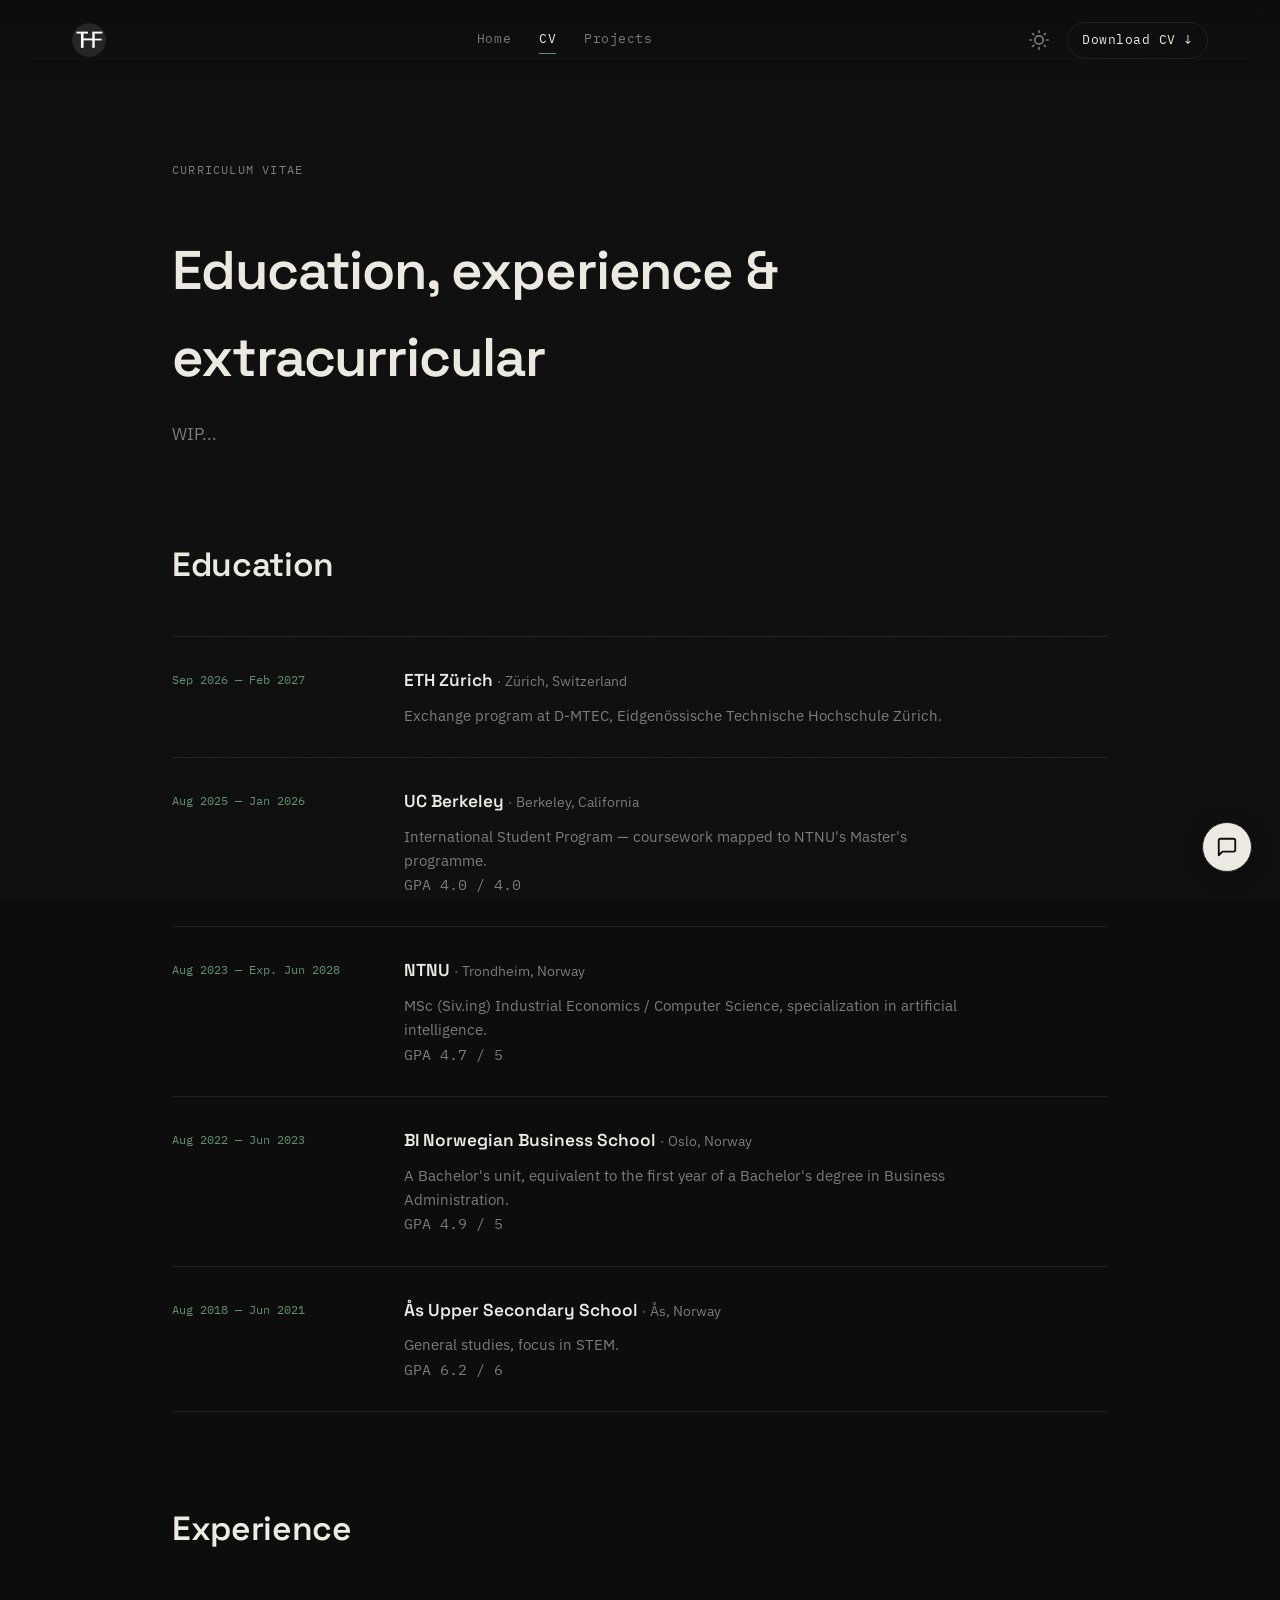
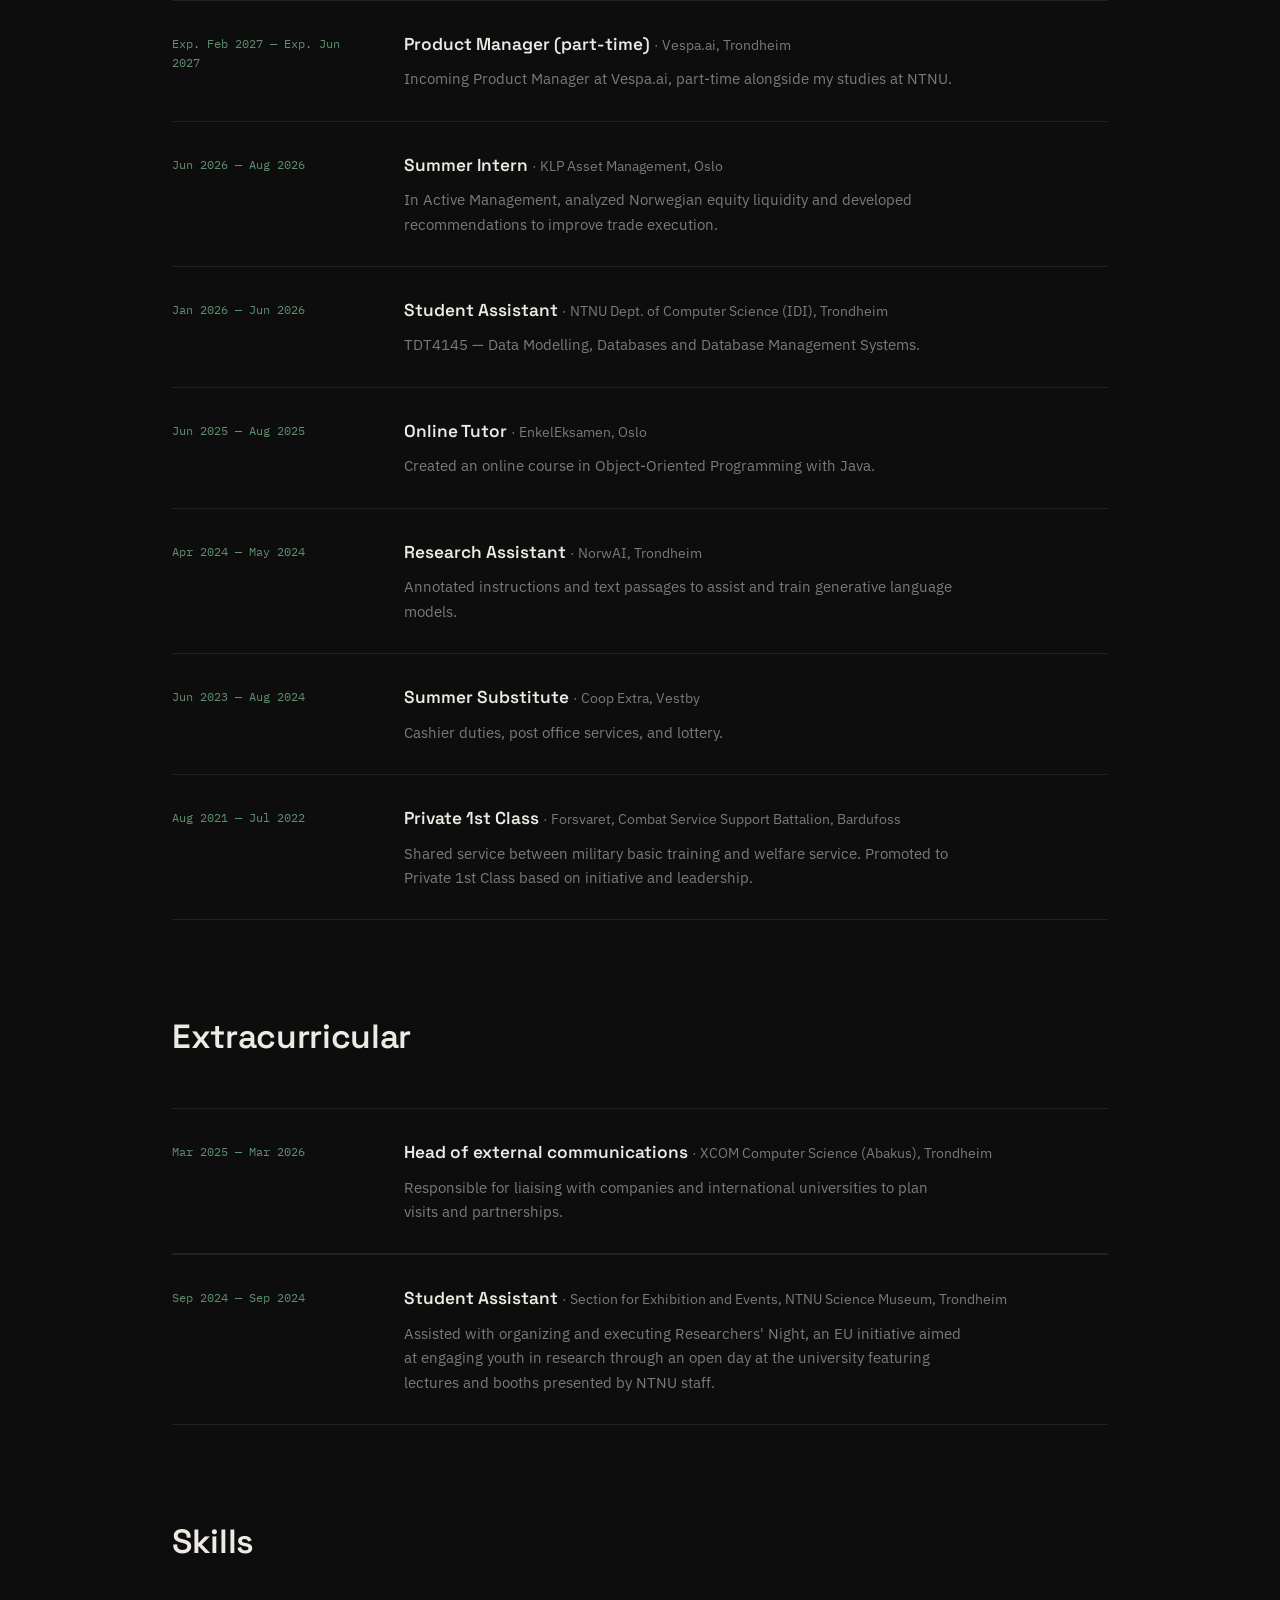
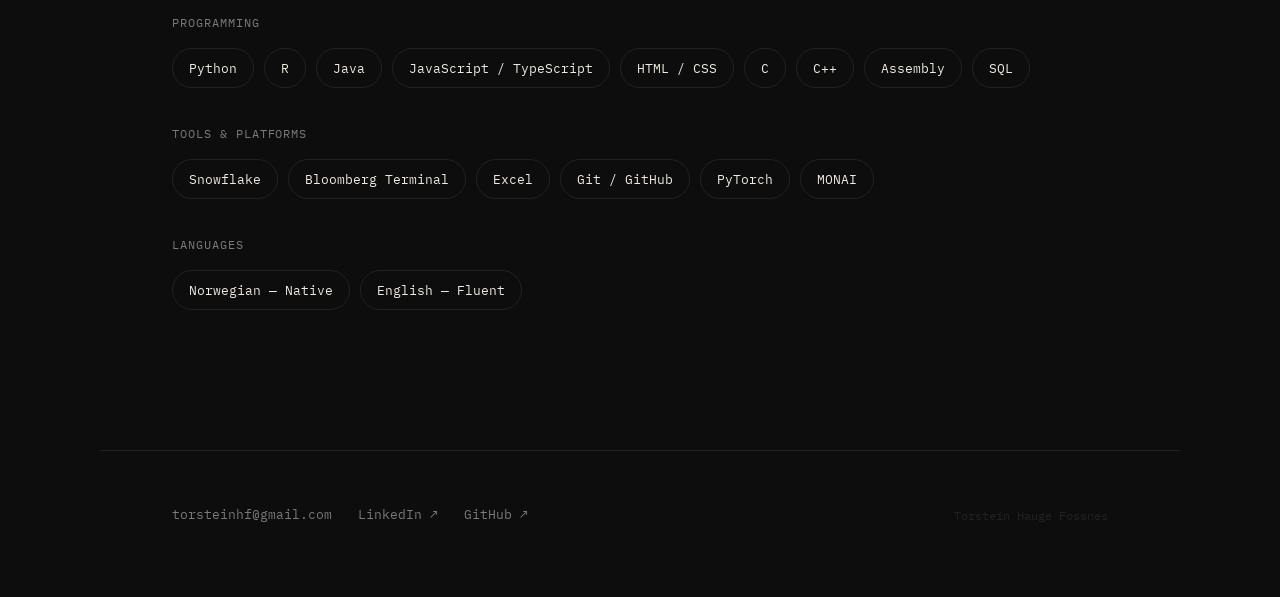
<file: cv/index.html>
<!DOCTYPE html>
<html lang="en">
<head>
<meta charset="UTF-8">
<meta name="viewport" content="width=device-width, initial-scale=1.0">
<title>CV — Torstein Hauge Fossnes</title>
<meta name="description" content="Education, experience, and technical skills for Torstein Hauge Fossnes.">
<link rel="preconnect" href="https://fonts.googleapis.com">
<link rel="preconnect" href="https://fonts.gstatic.com" crossorigin>
<link href="https://fonts.googleapis.com/css2?family=Space+Grotesk:wght@400;500;600;700&family=IBM+Plex+Sans:wght@400;500;600&family=IBM+Plex+Mono:wght@400;500&display=swap" rel="stylesheet">
<link rel="icon" type="image/x-icon" href="/favicon.ico">
<link rel="icon" type="image/png" href="/apple-touch-icon.png">
<link rel="apple-touch-icon" href="/apple-touch-icon.png">
<link rel="stylesheet" href="/style.css">
</head>
<body>

<div class="grain"></div>

<header class="nav">
  <a class="nav__mark" href="/" aria-label="Home">
    <img src="/apple-touch-icon.png" alt="THF" width="34" height="34">
  </a>
  <nav class="nav__links">
    <a href="/">Home</a>
    <a href="/cv/" class="is-active">CV</a>
    <a href="/projects/">Projects</a>
  </nav>
  <div class="nav__right">
    <button class="nav__theme" id="theme-toggle" aria-label="Toggle theme"></button>
    <a class="nav__cv" href="/torstein-hauge-fossnes-cv.pdf" target="_blank" rel="noopener">Download CV ↓</a>
  </div>
</header>

<main>

  <div class="page-header">
    <p class="eyebrow reveal">CURRICULUM VITAE</p>
    <h1 class="page-header__title reveal">Education, experience &amp; extracurricular</h1>
    <p class="page-header__lead reveal">WIP...</p>
  </div>

  <!-- EDUCATION -->
  <section class="section" id="education">
    <h2 class="section__title reveal">Education</h2>
    <ol class="timeline">
      <li class="timeline__item reveal">
        <p class="timeline__date">Sep 2026 — Feb 2027</p>
        <div class="timeline__body">
          <h3>ETH Zürich <span>· Zürich, Switzerland</span></h3>
          <p>Exchange program at D-MTEC, Eidgenössische Technische Hochschule Zürich.</p>
        </div>
      </li>
      <li class="timeline__item reveal">
        <p class="timeline__date">Aug 2025 — Jan 2026</p>
        <div class="timeline__body">
          <h3>UC Berkeley <span>· Berkeley, California</span></h3>
          <p>International Student Program — coursework mapped to NTNU's Master's programme.</p>
          <p class="timeline__gpa">GPA 4.0 / 4.0</p>
        </div>
      </li>
      <li class="timeline__item reveal">
        <p class="timeline__date">Aug 2023 — Exp. Jun 2028</p>
        <div class="timeline__body">
          <h3>NTNU <span>· Trondheim, Norway</span></h3>
          <p>MSc (Siv.ing) Industrial Economics / Computer Science, specialization in artificial intelligence.</p>
          <p class="timeline__gpa">GPA 4.7 / 5</p>
        </div>
      </li>
      <li class="timeline__item reveal">
        <p class="timeline__date">Aug 2022 — Jun 2023</p>
        <div class="timeline__body">
          <h3>BI Norwegian Business School <span>· Oslo, Norway</span></h3>
          <p>A Bachelor's unit, equivalent to the first year of a Bachelor's degree in Business Administration.</p>
          <p class="timeline__gpa">GPA 4.9 / 5</p>
        </div>
      </li>
      <li class="timeline__item reveal">
        <p class="timeline__date">Aug 2018 — Jun 2021</p>
        <div class="timeline__body">
          <h3>Ås Upper Secondary School <span>· Ås, Norway</span></h3>
          <p>General studies, focus in STEM.</p>
          <p class="timeline__gpa">GPA 6.2 / 6</p>
        </div>
      </li>
    </ol>
  </section>

  <!-- EXPERIENCE -->
  <section class="section" id="experience">
    <h2 class="section__title reveal">Experience</h2>

    <ol class="timeline">
      <li class="timeline__item reveal">
        <p class="timeline__date">Exp. Feb 2027 — Exp. Jun 2027</p>
        <div class="timeline__body">
          <h3>Product Manager (part-time) <span>· Vespa.ai, Trondheim</span></h3>
          <p>Incoming Product Manager at Vespa.ai, part-time alongside my studies at NTNU.</p>
        </div>
      </li>
      <li class="timeline__item reveal">
        <p class="timeline__date">Jun 2026 — Aug 2026</p>
        <div class="timeline__body">
          <h3>Summer Intern <span>· KLP Asset Management, Oslo</span></h3>
          <p>In Active Management, analyzed Norwegian equity liquidity and developed recommendations to improve trade execution.</p>
        </div>
      </li>
      <li class="timeline__item reveal">
        <p class="timeline__date">Jan 2026 — Jun 2026</p>
        <div class="timeline__body">
          <h3>Student Assistant <span>· NTNU Dept. of Computer Science (IDI), Trondheim</span></h3>
          <p>TDT4145 — Data Modelling, Databases and Database Management Systems.</p>
        </div>
      </li>
      <li class="timeline__item reveal">
        <p class="timeline__date">Jun 2025 — Aug 2025</p>
        <div class="timeline__body">
          <h3>Online Tutor <span>· EnkelEksamen, Oslo</span></h3>
          <p>Created an online course in Object-Oriented Programming with Java.</p>
        </div>
      </li>
      <li class="timeline__item reveal">
        <p class="timeline__date">Apr 2024 — May 2024</p>
        <div class="timeline__body">
          <h3>Research Assistant <span>· NorwAI, Trondheim</span></h3>
          <p>Annotated instructions and text passages to assist and train generative language models.</p>
        </div>
      </li>
      <li class="timeline__item reveal">
        <p class="timeline__date">Jun 2023 — Aug 2024</p>
        <div class="timeline__body">
          <h3>Summer Substitute <span>· Coop Extra, Vestby</span></h3>
          <p>Cashier duties, post office services, and lottery.</p>
        </div>
      </li>
      <li class="timeline__item reveal">
        <p class="timeline__date">Aug 2021 — Jul 2022</p>
        <div class="timeline__body">
          <h3>Private 1st Class <span>· Forsvaret, Combat Service Support Battalion, Bardufoss</span></h3>
          <p>Shared service between military basic training and welfare service. Promoted to Private 1st Class based on initiative and leadership.</p>
        </div>
      </li>
    </ol>
  </section>

  <!-- EXTRACURRICULAR -->
  <section class="section" id="experience">
    <h2 class="section__title reveal">Extracurricular</h2>
    <ol class="timeline">
      <li class="timeline__item reveal">
        <p class="timeline__date">Mar 2025 — Mar 2026</p>
        <div class="timeline__body">
          <h3>Head of external communications <span>· XCOM Computer Science (Abakus), Trondheim</span></h3>
          <p>Responsible for liaising with companies and international universities to plan visits and partnerships.</p>
        </div>
      </li>
    </ol>
    <ol class="timeline">
      <li class="timeline__item reveal">
        <p class="timeline__date">Sep 2024 — Sep 2024</p>
        <div class="timeline__body">
          <h3>Student Assistant <span>· Section for Exhibition and Events, NTNU Science Museum, Trondheim</span></h3>
          <p>Assisted with organizing and executing Researchers' Night, an EU initiative aimed at engaging youth in research through an open day at the university featuring lectures and booths presented by NTNU staff.</p>
        </div>
      </li>
    </ol>
  </section>

  <!-- SKILLS -->
  <section class="section" id="skills">
    <h2 class="section__title reveal">Skills</h2>
    <div class="skills reveal">
      <div class="skills__group">
        <h3>Programming</h3>
        <div class="tags">
          <span class="tag">Python</span>
          <span class="tag">R</span>
          <span class="tag">Java</span>
          <span class="tag">JavaScript / TypeScript</span>
          <span class="tag">HTML / CSS</span>
          <span class="tag">C</span>
          <span class="tag">C++</span>
          <span class="tag">Assembly</span>
          <span class="tag">SQL</span>
        </div>
      </div>
      <div class="skills__group">
        <h3>Tools & Platforms</h3>
        <div class="tags">
          <span class="tag">Snowflake</span>
          <span class="tag">Bloomberg Terminal</span>
          <span class="tag">Excel</span>
          <span class="tag">Git / GitHub</span>
          <span class="tag">PyTorch</span>
          <span class="tag">MONAI</span>
        </div>
      </div>
      <div class="skills__group">
        <h3>Languages</h3>
        <div class="tags">
          <span class="tag">Norwegian — Native</span>
          <span class="tag">English — Fluent</span>
        </div>
      </div>
    </div>
  </section>

</main>

<footer class="site-footer">
  <div class="site-footer__links">
    <a href="mailto:torsteinhf@gmail.com">torsteinhf@gmail.com</a>
    <a href="https://www.linkedin.com/in/torstein-hauge-fossnes" target="_blank" rel="noopener">LinkedIn ↗</a>
    <a href="https://www.github.com/torsteinhf" target="_blank" rel="noopener">GitHub ↗</a>
  </div>
  <p class="site-footer__note">Torstein Hauge Fossnes</p>
</footer>

<script src="/script.js"></script>
<script src="/chat.js"></script>
</body>
</html>
</file>
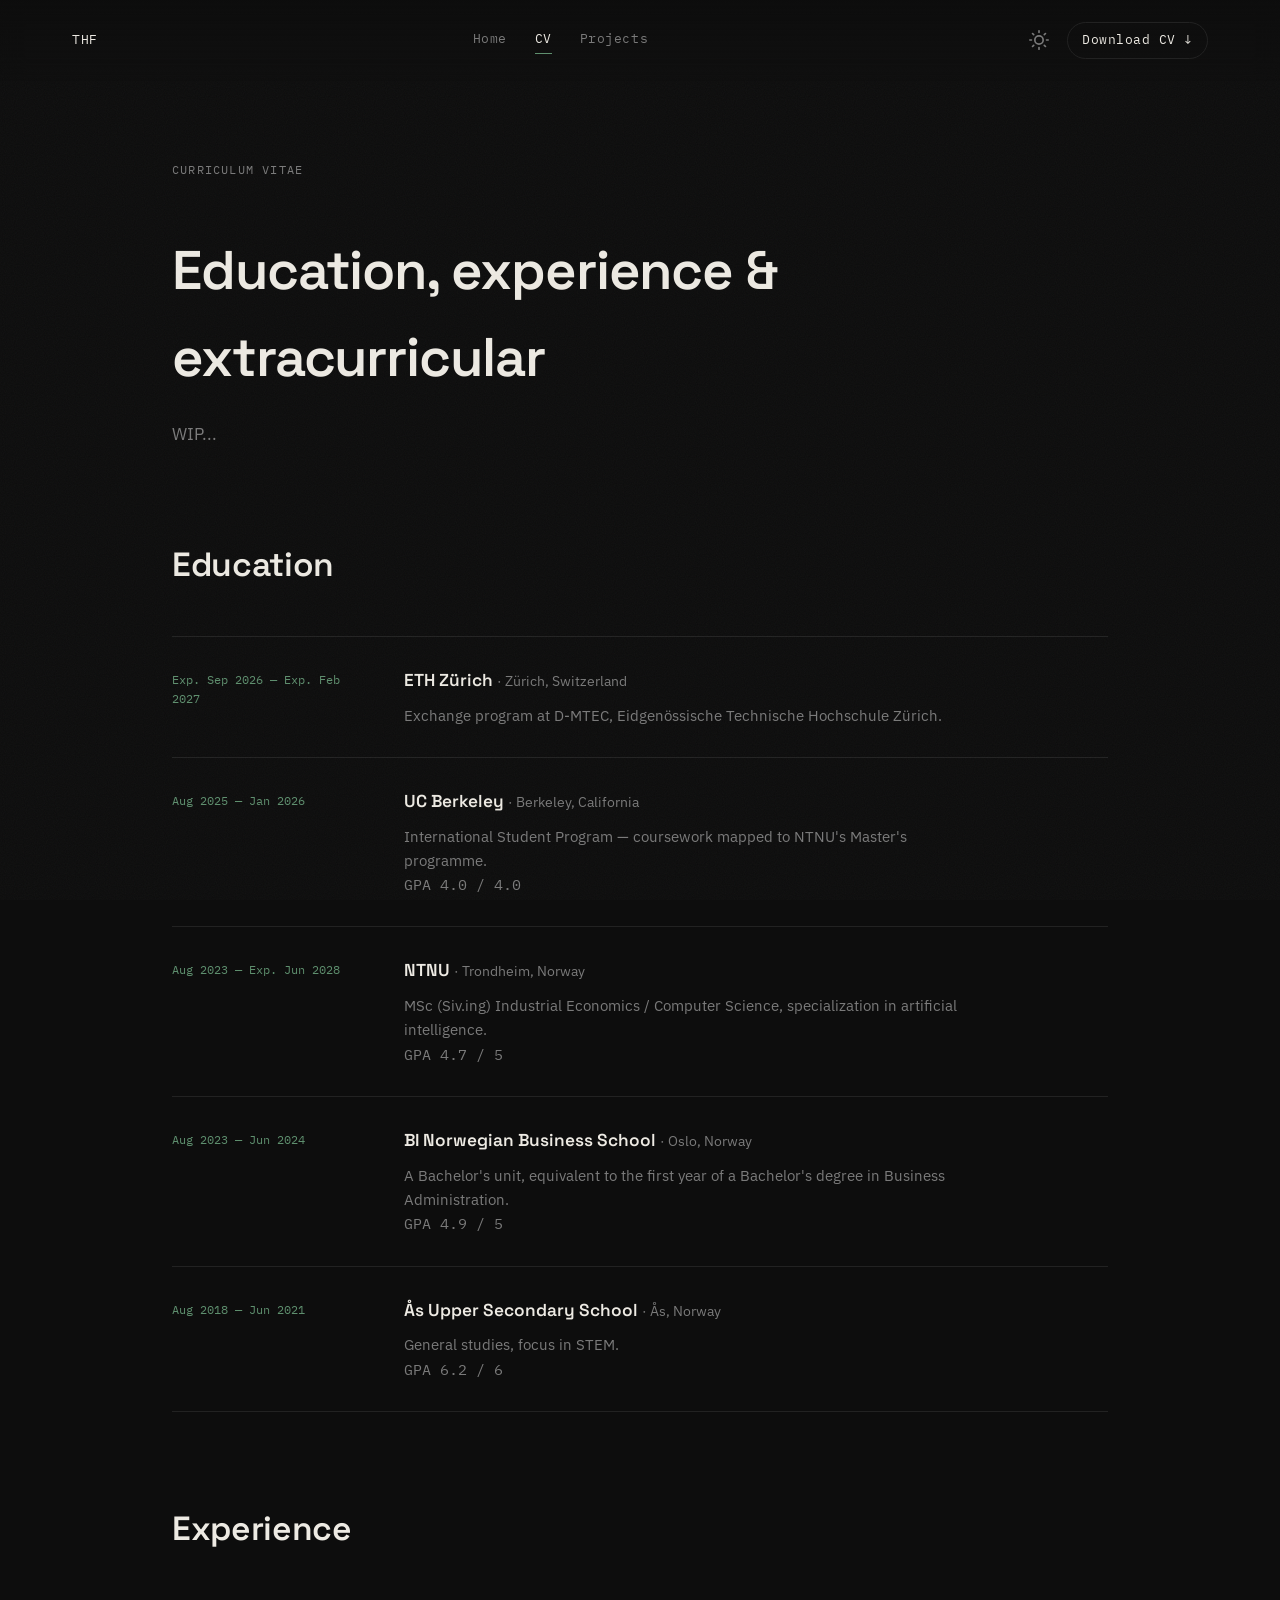
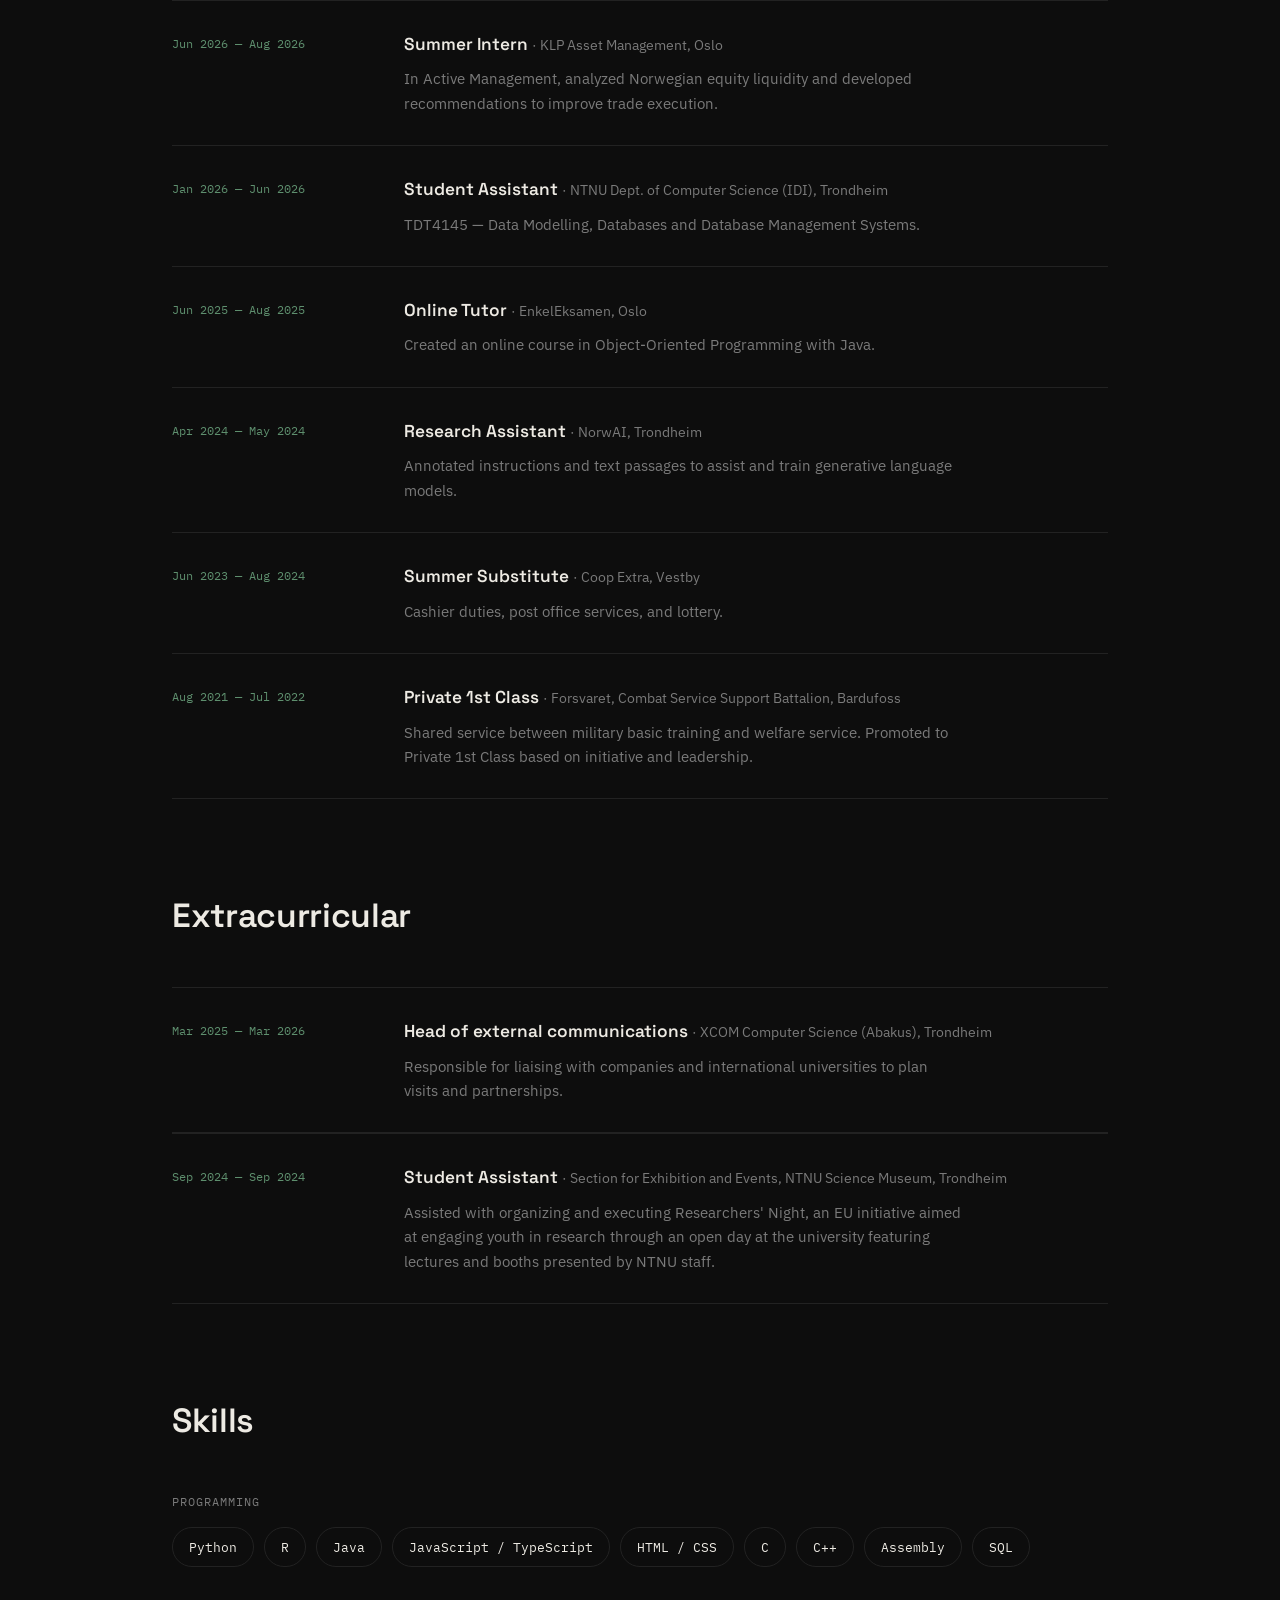
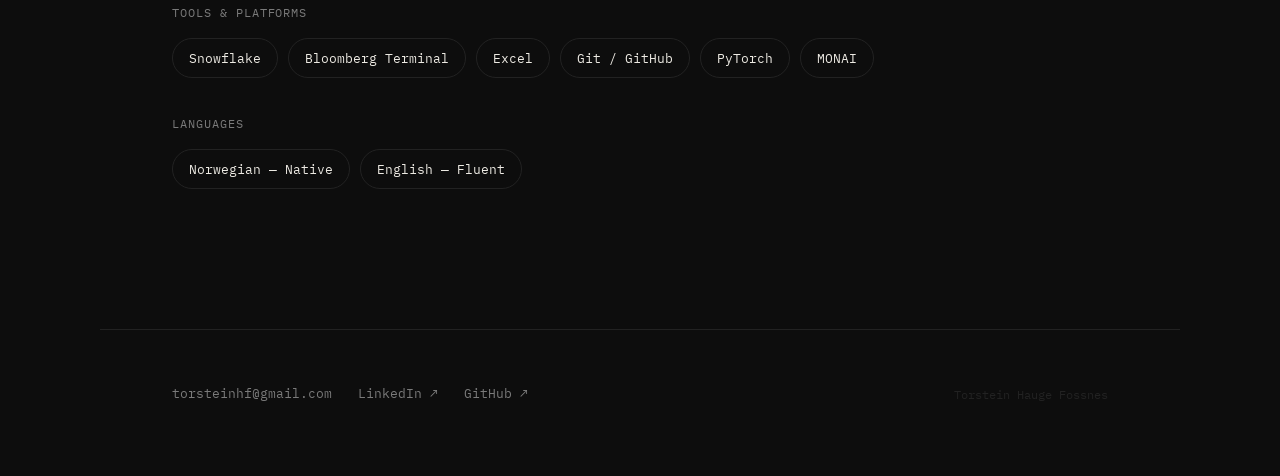
<file: cv.html>
<!DOCTYPE html>
<html lang="en">
<head>
<meta charset="UTF-8">
<meta name="viewport" content="width=device-width, initial-scale=1.0">
<title>CV — Torstein Hauge Fossnes</title>
<meta name="description" content="Education, experience, and technical skills for Torstein Hauge Fossnes.">
<link rel="preconnect" href="https://fonts.googleapis.com">
<link rel="preconnect" href="https://fonts.gstatic.com" crossorigin>
<link href="https://fonts.googleapis.com/css2?family=Space+Grotesk:wght@400;500;600;700&family=IBM+Plex+Sans:wght@400;500;600&family=IBM+Plex+Mono:wght@400;500&display=swap" rel="stylesheet">
<link rel="icon" href="favicon.ico">
<link rel="apple-touch-icon" href="apple-touch-icon.png">
<link rel="stylesheet" href="style.css">
</head>
<body>

<div class="grain"></div>

<header class="nav">
  <a class="nav__mark" href="index.html">THF</a>
  <nav class="nav__links">
    <a href="index.html">Home</a>
    <a href="cv.html" class="is-active">CV</a>
    <a href="projects.html">Projects</a>
  </nav>
  <div class="nav__right">
    <button class="nav__theme" id="theme-toggle" aria-label="Toggle theme"></button>
    <a class="nav__cv" href="torstein-hauge-fossnes-cv.pdf" target="_blank" rel="noopener">Download CV ↓</a>
  </div>
</header>

<main>

  <div class="page-header">
    <p class="eyebrow reveal">CURRICULUM VITAE</p>
    <h1 class="page-header__title reveal">Education, experience &amp; extracurricular</h1>
    <p class="page-header__lead reveal">WIP...</p>
  </div>

  <!-- EDUCATION -->
  <section class="section" id="education">
    <h2 class="section__title reveal">Education</h2>
    <ol class="timeline">
      <li class="timeline__item reveal">
        <p class="timeline__date">Exp. Sep 2026 — Exp. Feb 2027</p>
        <div class="timeline__body">
          <h3>ETH Zürich <span>· Zürich, Switzerland</span></h3>
          <p>Exchange program at D-MTEC, Eidgenössische Technische Hochschule Zürich.</p>
        </div>
      </li>
      <li class="timeline__item reveal">
        <p class="timeline__date">Aug 2025 — Jan 2026</p>
        <div class="timeline__body">
          <h3>UC Berkeley <span>· Berkeley, California</span></h3>
          <p>International Student Program — coursework mapped to NTNU's Master's programme.</p>
          <p class="timeline__gpa">GPA 4.0 / 4.0</p>
        </div>
      </li>
      <li class="timeline__item reveal">
        <p class="timeline__date">Aug 2023 — Exp. Jun 2028</p>
        <div class="timeline__body">
          <h3>NTNU <span>· Trondheim, Norway</span></h3>
          <p>MSc (Siv.ing) Industrial Economics / Computer Science, specialization in artificial intelligence.</p>
          <p class="timeline__gpa">GPA 4.7 / 5</p>
        </div>
      </li>
      <li class="timeline__item reveal">
        <p class="timeline__date">Aug 2023 — Jun 2024</p>
        <div class="timeline__body">
          <h3>BI Norwegian Business School <span>· Oslo, Norway</span></h3>
          <p>A Bachelor's unit, equivalent to the first year of a Bachelor's degree in Business Administration.</p>
          <p class="timeline__gpa">GPA 4.9 / 5</p>
        </div>
      </li>
      <li class="timeline__item reveal">
        <p class="timeline__date">Aug 2018 — Jun 2021</p>
        <div class="timeline__body">
          <h3>Ås Upper Secondary School <span>· Ås, Norway</span></h3>
          <p>General studies, focus in STEM.</p>
          <p class="timeline__gpa">GPA 6.2 / 6</p>
        </div>
      </li>
    </ol>
  </section>

  <!-- EXPERIENCE -->
  <section class="section" id="experience">
    <h2 class="section__title reveal">Experience</h2>

    <ol class="timeline">
      <li class="timeline__item reveal">
        <p class="timeline__date">Jun 2026 — Aug 2026</p>
        <div class="timeline__body">
          <h3>Summer Intern <span>· KLP Asset Management, Oslo</span></h3>
          <p>In Active Management, analyzed Norwegian equity liquidity and developed recommendations to improve trade execution.</p>
        </div>
      </li>
      <li class="timeline__item reveal">
        <p class="timeline__date">Jan 2026 — Jun 2026</p>
        <div class="timeline__body">
          <h3>Student Assistant <span>· NTNU Dept. of Computer Science (IDI), Trondheim</span></h3>
          <p>TDT4145 — Data Modelling, Databases and Database Management Systems.</p>
        </div>
      </li>
      <li class="timeline__item reveal">
        <p class="timeline__date">Jun 2025 — Aug 2025</p>
        <div class="timeline__body">
          <h3>Online Tutor <span>· EnkelEksamen, Oslo</span></h3>
          <p>Created an online course in Object-Oriented Programming with Java.</p>
        </div>
      </li>
      <li class="timeline__item reveal">
        <p class="timeline__date">Apr 2024 — May 2024</p>
        <div class="timeline__body">
          <h3>Research Assistant <span>· NorwAI, Trondheim</span></h3>
          <p>Annotated instructions and text passages to assist and train generative language models.</p>
        </div>
      </li>
      <li class="timeline__item reveal">
        <p class="timeline__date">Jun 2023 — Aug 2024</p>
        <div class="timeline__body">
          <h3>Summer Substitute <span>· Coop Extra, Vestby</span></h3>
          <p>Cashier duties, post office services, and lottery.</p>
        </div>
      </li>
      <li class="timeline__item reveal">
        <p class="timeline__date">Aug 2021 — Jul 2022</p>
        <div class="timeline__body">
          <h3>Private 1st Class <span>· Forsvaret, Combat Service Support Battalion, Bardufoss</span></h3>
          <p>Shared service between military basic training and welfare service. Promoted to Private 1st Class based on initiative and leadership.</p>
        </div>
      </li>
    </ol>
  </section>

  <!-- EXTRACURRICULAR -->
  <section class="section" id="experience">
    <h2 class="section__title reveal">Extracurricular</h2>
    <ol class="timeline">
      <li class="timeline__item reveal">
        <p class="timeline__date">Mar 2025 — Mar 2026</p>
        <div class="timeline__body">
          <h3>Head of external communications <span>· XCOM Computer Science (Abakus), Trondheim</span></h3>
          <p>Responsible for liaising with companies and international universities to plan visits and partnerships.</p>
        </div>
      </li>
    </ol>
    <ol class="timeline">
      <li class="timeline__item reveal">
        <p class="timeline__date">Sep 2024 — Sep 2024</p>
        <div class="timeline__body">
          <h3>Student Assistant <span>· Section for Exhibition and Events, NTNU Science Museum, Trondheim</span></h3>
          <p>Assisted with organizing and executing Researchers' Night, an EU initiative aimed at engaging youth in research through an open day at the university featuring lectures and booths presented by NTNU staff.</p>
        </div>
      </li>
    </ol>
  </section>

  <!-- SKILLS -->
  <section class="section" id="skills">
    <h2 class="section__title reveal">Skills</h2>
    <div class="skills reveal">
      <div class="skills__group">
        <h3>Programming</h3>
        <div class="tags">
          <span class="tag">Python</span>
          <span class="tag">R</span>
          <span class="tag">Java</span>
          <span class="tag">JavaScript / TypeScript</span>
          <span class="tag">HTML / CSS</span>
          <span class="tag">C</span>
          <span class="tag">C++</span>
          <span class="tag">Assembly</span>
          <span class="tag">SQL</span>
        </div>
      </div>
      <div class="skills__group">
        <h3>Tools & Platforms</h3>
        <div class="tags">
          <span class="tag">Snowflake</span>
          <span class="tag">Bloomberg Terminal</span>
          <span class="tag">Excel</span>
          <span class="tag">Git / GitHub</span>
          <span class="tag">PyTorch</span>
          <span class="tag">MONAI</span>
        </div>
      </div>
      <div class="skills__group">
        <h3>Languages</h3>
        <div class="tags">
          <span class="tag">Norwegian — Native</span>
          <span class="tag">English — Fluent</span>
        </div>
      </div>
    </div>
  </section>

</main>

<footer class="site-footer">
  <div class="site-footer__links">
    <a href="mailto:torsteinhf@gmail.com">torsteinhf@gmail.com</a>
    <a href="https://www.linkedin.com/in/torstein-hauge-fossnes" target="_blank" rel="noopener">LinkedIn ↗</a>
    <a href="https://www.github.com/torsteinhf" target="_blank" rel="noopener">GitHub ↗</a>
  </div>
  <p class="site-footer__note">Torstein Hauge Fossnes</p>
</footer>

<script src="script.js"></script>
</body>
</html>
</file>
<file: style.css>
/* ---------------------------------------------
   Tokens
--------------------------------------------- */
:root {
  --ink: #0d0d0d;
  --ink-raised: #151515;
  --ink-line: #222;
  --paper: #edeae3;
  --paper-dim: #7a7a7a;
  --accent: #5e8f6e;

  --font-display: "Space Grotesk", sans-serif;
  --font-body: "IBM Plex Sans", sans-serif;
  --font-mono: "IBM Plex Mono", monospace;

  --max-w: 1080px;
  --edge: clamp(24px, 6vw, 72px);
  --ease: cubic-bezier(0.16, 1, 0.3, 1);
}

@view-transition { navigation: auto; }

* { box-sizing: border-box; }
html { scroll-behavior: smooth; }

body {
  margin: 0;
  background: var(--ink);
  color: var(--paper);
  font-family: var(--font-body);
  font-size: 16px;
  line-height: 1.6;
  -webkit-font-smoothing: antialiased;
}

a { color: inherit; text-decoration: none; }

::selection { background: var(--accent); color: var(--ink); }
:focus-visible { outline: 2px solid var(--accent); outline-offset: 3px; }

.grain {
  position: fixed;
  inset: 0;
  pointer-events: none;
  z-index: 1;
  opacity: 0.04;
  background-image: url("data:image/svg+xml,%3Csvg xmlns='http://www.w3.org/2000/svg' width='120' height='120'%3E%3Cfilter id='n'%3E%3CfeTurbulence type='fractalNoise' baseFrequency='0.9' numOctaves='2' stitchTiles='stitch'/%3E%3C/filter%3E%3Crect width='100%25' height='100%25' filter='url(%23n)'/%3E%3C/svg%3E");
}

/* ---------------------------------------------
   Nav
--------------------------------------------- */
.nav {
  position: fixed;
  top: 0; left: 0; right: 0;
  z-index: 20;
  display: flex;
  align-items: center;
  justify-content: space-between;
  padding: 22px var(--edge);
  font-family: var(--font-mono);
  font-size: 13px;
  letter-spacing: 0.04em;
  backdrop-filter: blur(12px);
  background: linear-gradient(to bottom, rgba(13,13,13,0.9), rgba(13,13,13,0));
}

.nav__mark { display: flex; align-items: center; line-height: 0; transition: opacity 0.25s var(--ease); }
.nav__mark:hover { opacity: 0.7; }
.nav__mark img { display: block; border-radius: 50%; }

.nav__links { display: flex; gap: 28px; }

.nav__links a {
  position: relative;
  color: var(--paper-dim);
  padding-bottom: 3px;
  transition: color 0.25s var(--ease);
}
.nav__links a::after {
  content: "";
  position: absolute;
  left: 0; right: 0; bottom: -2px;
  height: 1px;
  background: var(--accent);
  transform: scaleX(0);
  transform-origin: left;
  transition: transform 0.3s var(--ease);
}
.nav__links a:hover { color: var(--paper); }
.nav__links a:hover::after { transform: scaleX(1); }
.nav__links a.is-active { color: var(--paper); }
.nav__links a.is-active::after { transform: scaleX(1); }

.nav__right {
  display: flex;
  align-items: center;
  gap: 12px;
}

.nav__theme {
  background: none;
  border: none;
  cursor: pointer;
  color: var(--paper-dim);
  padding: 6px;
  line-height: 0;
  display: flex;
  align-items: center;
  transition: color 0.25s var(--ease);
}
.nav__theme:hover { color: var(--paper); }
.nav__theme svg { display: block; }

.nav__cv {
  border: 1px solid var(--ink-line);
  padding: 7px 14px;
  border-radius: 100px;
  color: var(--paper);
  transition: border-color 0.25s var(--ease), background 0.25s var(--ease);
}
.nav__cv:hover { border-color: var(--accent); background: rgba(94,143,110,0.08); }

@media (max-width: 640px) { .nav__links { display: none; } }

/* ---------------------------------------------
   Light theme
--------------------------------------------- */
body[data-theme="light"] {
  --ink:        #edeae3;
  --ink-raised: #e4e1da;
  --ink-line:   #ccc9c2;
  --paper:      #0d0d0d;
  --paper-dim:  #555;
  --accent:     #821828;
}

body[data-theme="light"] .grain {
  filter: invert(1);
}

body[data-theme="light"] .nav {
  background: linear-gradient(to bottom, rgba(237,234,227,0.92), rgba(237,234,227,0));
}

/* ---------------------------------------------
   Hero
--------------------------------------------- */
.hero {
  min-height: 100svh;
  display: flex;
  flex-direction: column;
  justify-content: center;
  padding: 120px var(--edge) 60px;
  max-width: calc(var(--max-w) + var(--edge) * 2);
  margin: 0 auto;
  position: relative;
}

.hero__eyebrow {
  font-family: var(--font-mono);
  font-size: 12px;
  letter-spacing: 0.1em;
  color: var(--paper-dim);
  text-transform: uppercase;
  margin: 0 0 36px;
  display: flex;
  align-items: center;
  gap: 12px;
  opacity: 0;
  animation: fade-up 0.7s var(--ease) 0.05s forwards;
}

.hero__sep { color: var(--accent); }

.hero__name {
  font-family: var(--font-display);
  font-weight: 700;
  font-size: clamp(3rem, 8.5vw, 7rem);
  line-height: 0.95;
  letter-spacing: -0.03em;
  margin: 0 0 48px;
}

.hero__char {
  display: inline-block;
  opacity: 0;
  transform: translateY(0.3em);
  animation: char-in 0.65s var(--ease) forwards;
  will-change: transform, opacity;
}

.hero__space { display: inline-block; width: 0.26em; }

.hero__rule {
  height: 1px;
  background: var(--ink-line);
  margin-bottom: 44px;
  transform-origin: left;
  transform: scaleX(0);
  opacity: 0;
  animation: rule-in 0.9s var(--ease) 0.85s forwards;
}

.hero__sub {
  color: var(--paper-dim);
  font-size: clamp(1rem, 1.8vw, 1.15rem);
  max-width: 48ch;
  margin: 0 0 40px;
  opacity: 0;
  animation: fade-up 0.7s var(--ease) 1.05s forwards;
}

.hero__actions {
  display: flex;
  gap: 14px;
  flex-wrap: wrap;
  opacity: 0;
  animation: fade-up 0.7s var(--ease) 1.2s forwards;
}

.hero__foot {
  position: absolute;
  bottom: 40px;
  left: var(--edge);
  right: var(--edge);
  display: flex;
  justify-content: space-between;
  font-family: var(--font-mono);
  font-size: 11.5px;
  letter-spacing: 0.06em;
  color: var(--paper-dim);
  text-transform: uppercase;
  opacity: 0;
  animation: fade 0.7s var(--ease) 1.4s forwards;
}

@keyframes char-in {
  to { opacity: 1; transform: translateY(0); }
}
@keyframes fade-up {
  from { opacity: 0; transform: translateY(14px); }
  to   { opacity: 1; transform: translateY(0); }
}
@keyframes rule-in {
  from { opacity: 1; transform: scaleX(0); }
  to   { opacity: 1; transform: scaleX(1); }
}
@keyframes fade {
  from { opacity: 0; }
  to   { opacity: 1; }
}

/* ---------------------------------------------
   Buttons / shared
--------------------------------------------- */
.eyebrow {
  font-family: var(--font-mono);
  font-size: 12px;
  letter-spacing: 0.1em;
  color: var(--paper-dim);
  margin: 0 0 48px;
  text-transform: uppercase;
}

.btn {
  font-family: var(--font-mono);
  font-size: 13.5px;
  padding: 13px 26px;
  border-radius: 100px;
  transition: transform 0.3s var(--ease), background 0.3s var(--ease),
              border-color 0.3s var(--ease), color 0.3s var(--ease);
  display: inline-block;
}
.btn--primary { background: var(--paper); color: var(--ink); }
.btn--primary:hover { transform: translateY(-2px); background: var(--accent); color: var(--ink); }
.btn--ghost { border: 1px solid var(--ink-line); color: var(--paper); }
.btn--ghost:hover { border-color: var(--paper-dim); transform: translateY(-2px); }

/* ---------------------------------------------
   Journey: sticky scrollytelling
--------------------------------------------- */
.journey {
  height: 380vh;
}

.journey__stage {
  position: sticky;
  top: 0;
  height: 100svh;
  overflow: hidden;
  background: var(--ink);
  display: flex;
  align-items: stretch;
}

.journey__layout {
  display: grid;
  grid-template-columns: 1fr 1fr;
  width: 100%;
  max-width: calc(var(--max-w) + var(--edge) * 2);
  margin: 0 auto;
  padding: 0 var(--edge);
}

/* Left panel */
.journey__left {
  display: flex;
  flex-direction: column;
  justify-content: center;
  padding: 80px 60px 60px 0;
  position: relative;
  overflow: hidden;
}

.journey__meta {
  display: flex;
  align-items: center;
  justify-content: space-between;
  margin-bottom: 44px;
  position: relative;
  z-index: 2;
}

.journey__meta-label {
  font-family: var(--font-mono);
  font-size: 11px;
  letter-spacing: 0.1em;
  text-transform: uppercase;
  color: var(--paper-dim);
}

.journey__counter {
  font-family: var(--font-mono);
  font-size: 11px;
  letter-spacing: 0.04em;
  color: var(--paper-dim);
}
.journey__num {
  color: var(--accent);
  transition: color 0.4s var(--ease);
}

/* Ghost background number */
.journey__ghost-num {
  position: absolute;
  top: 50%;
  left: -0.08em;
  transform: translateY(-58%);
  font-family: var(--font-display);
  font-weight: 700;
  font-size: 38vw;
  line-height: 1;
  color: transparent;
  -webkit-text-stroke: 1px var(--ink-line);
  pointer-events: none;
  user-select: none;
  z-index: 0;
  transition: opacity 0.5s var(--ease);
}

/* Stops container */
.journey__stops-wrap {
  position: relative;
  flex: 1;
  z-index: 2;
}

.journey__stop {
  position: absolute;
  inset: 0;
  display: flex;
  flex-direction: column;
  justify-content: center;
  opacity: 0;
  transform: translateY(50px);
  transition: opacity 0.65s var(--ease), transform 0.65s var(--ease);
  pointer-events: none;
}
.journey__stop.is-active {
  opacity: 1;
  transform: translateY(0);
  pointer-events: auto;
}
.journey__stop.is-past {
  opacity: 0;
  transform: translateY(-50px);
}

.journey__loc {
  font-family: var(--font-mono);
  font-size: 11.5px;
  letter-spacing: 0.08em;
  color: var(--accent);
  margin: 0 0 20px;
  text-transform: uppercase;
}
.journey__loc::after {
  content: '';
  display: block;
  height: 1px;
  width: 44px;
  background: var(--accent);
  margin-top: 10px;
  transform: scaleX(0);
  transform-origin: left;
  transition: transform 0.5s var(--ease) 0.38s;
}
.journey__stop.is-active .journey__loc::after {
  transform: scaleX(1);
}

.journey__school {
  font-family: var(--font-display);
  font-weight: 600;
  font-size: clamp(1.9rem, 3.6vw, 3rem);
  letter-spacing: -0.02em;
  line-height: 1.04;
  margin: 0 0 18px;
}

.journey__period {
  font-family: var(--font-mono);
  font-size: 12px;
  color: var(--paper-dim);
  margin: 0 0 20px;
  letter-spacing: 0.04em;
}

.journey__desc {
  color: var(--paper-dim);
  font-size: 0.95rem;
  max-width: 40ch;
  margin: 0;
  line-height: 1.65;
}

/* Scrubber */
.journey__scrubber {
  height: 1px;
  background: var(--ink-line);
  margin-top: 44px;
  position: relative;
  z-index: 2;
}
.journey__scrubber-fill {
  position: absolute;
  left: 0; top: 0; bottom: 0;
  width: 0;
  background: var(--accent);
  transition: width 0.08s linear;
}

/* Right panel: globe canvas */
.journey__right {
  position: relative;
  overflow: hidden;
  border-left: 1px solid var(--ink-line);
}

#globe-canvas {
  position: absolute;
  inset: 0;
  width: 100%;
  height: 100%;
  display: block;
}

@media (max-width: 860px) {
  /* Disable sticky scroll — show all stops as a plain vertical list */
  .journey { height: auto; }
  .journey__stage { position: relative; height: auto; overflow: visible; }
  .journey__layout { grid-template-columns: 1fr; }
  .journey__right { display: none; }
  .journey__left { padding: 80px 0 60px; }

  .journey__stops-wrap { position: relative; height: auto; }
  .journey__stop {
    position: relative;
    inset: auto;
    opacity: 1;
    transform: none;
    pointer-events: auto;
    padding-bottom: 52px;
  }
  .journey__stop:last-child { padding-bottom: 0; }

  /* Hide desktop-only chrome */
  .journey__ghost-num { display: none; }
  .journey__meta { display: none; }
  .journey__scrubber { display: none; }
}

/* ---------------------------------------------
   Intro
--------------------------------------------- */
.intro {
  max-width: var(--max-w);
  margin: 0 auto;
  padding: 120px var(--edge) 0;
}
.intro__lead {
  font-family: var(--font-display);
  font-weight: 500;
  font-size: clamp(1.4rem, 3vw, 2rem);
  line-height: 1.4;
  max-width: 28ch;
  margin: 0;
}
.intro__lead span { color: var(--paper-dim); }

/* ---------------------------------------------
   CTA cards
--------------------------------------------- */
.cta-row {
  max-width: var(--max-w);
  margin: 64px auto 140px;
  padding: 0 var(--edge);
  display: grid;
  grid-template-columns: 1fr 1fr;
  gap: 1px;
  background: var(--ink-line);
  border: 1px solid var(--ink-line);
}
.cta-card {
  background: var(--ink);
  padding: 40px 32px;
  transition: background 0.3s var(--ease);
  display: flex;
  flex-direction: column;
  justify-content: space-between;
  min-height: 160px;
}
.cta-card:hover { background: var(--ink-raised); }
.cta-card h3 { font-family: var(--font-display); font-size: 1.3rem; margin: 0 0 10px; }
.cta-card p { color: var(--paper-dim); margin: 0 0 20px; font-size: 0.92rem; }
.cta-card__arrow { font-family: var(--font-mono); font-size: 13px; color: var(--accent); }

@media (max-width: 640px) { .cta-row { grid-template-columns: 1fr; } }

/* ---------------------------------------------
   Page header (CV / Projects)
--------------------------------------------- */
.page-header {
  max-width: var(--max-w);
  margin: 0 auto;
  padding: 160px var(--edge) 0;
}
.page-header__title {
  font-family: var(--font-display);
  font-weight: 600;
  font-size: clamp(2.2rem, 6vw, 3.4rem);
  letter-spacing: -0.02em;
  margin: 0 0 20px;
}
.page-header__lead {
  color: var(--paper-dim);
  max-width: 56ch;
  font-size: 1.05rem;
  margin: 0;
}

/* ---------------------------------------------
   Sections (shared)
--------------------------------------------- */
.section {
  max-width: var(--max-w);
  margin: 0 auto;
  padding: 90px var(--edge) 0;
}
.section__title {
  font-family: var(--font-display);
  font-weight: 600;
  font-size: clamp(1.6rem, 3.4vw, 2.1rem);
  letter-spacing: -0.01em;
  margin: 0 0 44px;
}

/* ---------------------------------------------
   Timeline (experience + education)
--------------------------------------------- */
.timeline {
  list-style: none;
  margin: 0;
  padding: 0;
  border-top: 1px solid var(--ink-line);
}
.timeline__item {
  display: grid;
  grid-template-columns: 200px 1fr;
  gap: 32px;
  padding: 30px 0;
  border-bottom: 1px solid var(--ink-line);
}
.timeline__date {
  font-family: var(--font-mono);
  font-size: 12px;
  color: var(--accent);
  margin: 0;
  padding-top: 3px;
}
.timeline__body h3 {
  font-family: var(--font-display);
  font-weight: 600;
  font-size: 1.08rem;
  margin: 0 0 8px;
}
.timeline__body h3 span {
  font-family: var(--font-body);
  font-weight: 400;
  color: var(--paper-dim);
  font-size: 0.85rem;
}
.timeline__body p {
  margin: 0;
  color: var(--paper-dim);
  font-size: 0.95rem;
  max-width: 62ch;
}
.timeline__gpa {
  font-family: var(--font-mono);
  font-size: 11.5px;
  color: var(--accent);
  margin: 10px 0 0;
}

@media (max-width: 640px) {
  .timeline__item { grid-template-columns: 1fr; gap: 8px; }
}

/* ---------------------------------------------
   Projects
--------------------------------------------- */
.project-grid {
  display: grid;
  grid-template-columns: repeat(auto-fit, minmax(280px, 1fr));
  gap: 1px;
  background: var(--ink-line);
  border: 1px solid var(--ink-line);
}
.project-card {
  background: var(--ink);
  padding: 34px 30px;
  display: flex;
  flex-direction: column;
  transition: background 0.3s var(--ease);
}
.project-card:hover { background: var(--ink-raised); }
.project-card__tag {
  font-family: var(--font-mono);
  font-size: 10.5px;
  letter-spacing: 0.08em;
  color: var(--paper-dim);
  text-transform: uppercase;
  margin: 0 0 16px;
}
.project-card h3 { font-family: var(--font-display); font-size: 1.2rem; margin: 0 0 12px; }
.project-card p { color: var(--paper-dim); font-size: 0.92rem; margin: 0 0 24px; flex-grow: 1; }
.project-card__stack { display: flex; flex-wrap: wrap; gap: 8px; margin-bottom: 20px; }
.project-card__link {
  font-family: var(--font-mono);
  font-size: 12.5px;
  color: var(--accent);
  display: inline-flex;
  align-items: center;
  gap: 6px;
}

/* ---------------------------------------------
   Tags / skills
--------------------------------------------- */
.tags { display: flex; flex-wrap: wrap; gap: 10px; }
.tag {
  font-family: var(--font-mono);
  font-size: 12.5px;
  padding: 9px 16px;
  border: 1px solid var(--ink-line);
  border-radius: 100px;
  color: var(--paper);
  transition: border-color 0.25s var(--ease), color 0.25s var(--ease), transform 0.25s var(--ease);
}
.tag:hover { border-color: var(--accent); color: var(--accent); transform: translateY(-1px); }
.tag--sm { font-size: 11px; padding: 5px 11px; }

.skills { display: flex; flex-direction: column; gap: 36px; }
.skills__group h3 {
  font-family: var(--font-mono);
  font-size: 12px;
  letter-spacing: 0.08em;
  text-transform: uppercase;
  color: var(--paper-dim);
  margin: 0 0 16px;
  font-weight: 400;
}

/* ---------------------------------------------
   Footer
--------------------------------------------- */
.site-footer {
  max-width: var(--max-w);
  margin: 140px auto 0;
  padding: 44px var(--edge) 60px;
  display: flex;
  align-items: center;
  justify-content: space-between;
  flex-wrap: wrap;
  gap: 16px;
  border-top: 1px solid var(--ink-line);
}
.site-footer__links {
  display: flex;
  gap: 26px;
  font-family: var(--font-mono);
  font-size: 13px;
}
.site-footer__links a { color: var(--paper-dim); transition: color 0.25s var(--ease); }
.site-footer__links a:hover { color: var(--accent); }
.site-footer__note { font-family: var(--font-mono); font-size: 11.5px; color: var(--ink-line); }

/* ---------------------------------------------
   Scroll reveal
--------------------------------------------- */
.reveal {
  opacity: 0;
  transform: translateY(18px);
  transition: opacity 0.8s var(--ease), transform 0.8s var(--ease);
}
.reveal.is-visible { opacity: 1; transform: translateY(0); }

/* ---------------------------------------------
   Projects: full-screen scroll
--------------------------------------------- */
.projects-scroll { height: calc(7 * 200vh); }

.projects-stage {
  position: sticky;
  top: 0;
  height: 100svh;
  overflow: hidden;
  background: var(--ink);
  display: flex;
  align-items: stretch;
}

.projects-layout {
  display: grid;
  grid-template-columns: 1fr 1fr;
  width: 100%;
  max-width: calc(var(--max-w) + var(--edge) * 2);
  margin: 0 auto;
  padding: 0 var(--edge);
}

.projects-left {
  display: flex;
  flex-direction: column;
  justify-content: center;
  padding: 80px 60px 60px 0;
  position: relative;
  overflow: hidden;
}

.projects-meta {
  display: flex;
  align-items: center;
  justify-content: space-between;
  margin-bottom: 44px;
  position: relative;
  z-index: 2;
}

.projects-meta-label {
  font-family: var(--font-mono);
  font-size: 11px;
  letter-spacing: 0.1em;
  text-transform: uppercase;
  color: var(--paper-dim);
}

.projects-counter {
  font-family: var(--font-mono);
  font-size: 11px;
  letter-spacing: 0.04em;
  color: var(--paper-dim);
}

.projects-num { color: var(--accent); transition: color 0.4s var(--ease); }

.projects-ghost-num {
  position: absolute;
  top: 50%;
  left: -0.08em;
  transform: translateY(-58%);
  font-family: var(--font-display);
  font-weight: 700;
  font-size: 38vw;
  line-height: 1;
  color: transparent;
  -webkit-text-stroke: 1px var(--ink-line);
  pointer-events: none;
  user-select: none;
  z-index: 0;
}

.projects-info-wrap {
  position: relative;
  flex: 1;
  z-index: 2;
}

.project-info {
  position: absolute;
  inset: 0;
  display: flex;
  flex-direction: column;
  justify-content: center;
  opacity: 0;
  transform: translateY(50px);
  transition: opacity 0.65s var(--ease), transform 0.65s var(--ease);
  pointer-events: none;
}
.project-info.is-active { opacity: 1; transform: translateY(0); pointer-events: auto; }
.project-info.is-past   { opacity: 0; transform: translateY(-50px); }

.project-info__tags {
  font-family: var(--font-mono);
  font-size: 11px;
  color: var(--accent);
  text-transform: uppercase;
  letter-spacing: 0.08em;
  margin: 0 0 18px;
}

.project-info__title {
  font-family: var(--font-display);
  font-weight: 600;
  font-size: clamp(1.9rem, 3.6vw, 3rem);
  letter-spacing: -0.02em;
  line-height: 1.04;
  margin: 0 0 18px;
}

.project-info__desc {
  color: var(--paper-dim);
  font-size: 0.95rem;
  max-width: 40ch;
  line-height: 1.65;
  margin: 0 0 28px;
}

.project-info__link {
  font-family: var(--font-mono);
  font-size: 13px;
  color: var(--accent);
  align-self: flex-start;
  transition: opacity 0.25s var(--ease);
}
.project-info__link:hover { opacity: 0.7; }

.projects-scrubber {
  height: 1px;
  background: var(--ink-line);
  margin-top: 44px;
  position: relative;
  z-index: 2;
}
.projects-scrubber-fill {
  position: absolute;
  left: 0; top: 0; bottom: 0;
  width: 0;
  background: var(--accent);
  transition: width 0.08s linear;
}

/* View toggle */
.view-toggle-wrap {
  max-width: calc(var(--max-w) + var(--edge) * 2);
  margin: 0 auto;
  padding: 0 var(--edge) 48px;
}

.view-toggle {
  display: inline-flex;
  gap: 0;
  border: 1px solid var(--ink-line);
  border-radius: 100px;
  padding: 3px;
}

.view-btn {
  font-family: var(--font-mono);
  font-size: 11px;
  letter-spacing: 0.06em;
  text-transform: uppercase;
  color: var(--paper-dim);
  background: none;
  border: none;
  cursor: pointer;
  padding: 7px 22px;
  border-radius: 100px;
  transition: background 0.25s var(--ease), color 0.25s var(--ease);
}

.view-btn.is-active {
  background: var(--paper);
  color: var(--ink);
}

/* List view */
.projects-list {
  display: none;
  max-width: calc(var(--max-w) + var(--edge) * 2);
  margin: 0 auto;
  padding: 0 var(--edge) 120px;
}
.projects-list.is-active { display: block; }

.plist {
  list-style: none;
  padding: 0;
  margin: 0;
  border-top: 1px solid var(--ink-line);
}

.plist__row {
  display: grid;
  grid-template-columns: 44px 1fr auto;
  gap: 32px;
  align-items: start;
  padding: 36px 0;
  border-bottom: 1px solid var(--ink-line);
}

.plist__num {
  font-family: var(--font-mono);
  font-size: 11px;
  color: var(--accent);
  padding-top: 3px;
}

.plist__tags {
  font-family: var(--font-mono);
  font-size: 11px;
  color: var(--paper-dim);
  letter-spacing: 0.04em;
  margin: 0 0 10px;
}

.plist__title {
  font-family: var(--font-display);
  font-weight: 600;
  font-size: 1.35rem;
  letter-spacing: -0.01em;
  margin: 0 0 10px;
}

.plist__desc {
  color: var(--paper-dim);
  font-size: 0.9rem;
  max-width: 58ch;
  line-height: 1.65;
  margin: 0;
}

.plist__link {
  font-family: var(--font-mono);
  font-size: 12px;
  color: var(--accent);
  white-space: nowrap;
  padding-top: 3px;
  transition: opacity 0.2s var(--ease);
  flex-shrink: 0;
}
.plist__link:hover { opacity: 0.65; }

.projects-scroll.is-hidden { display: none; }

/* Right: image viewer */
.projects-right {
  position: relative;
  border-left: 1px solid var(--ink-line);
}

.project-images {
  position: absolute;
  inset: 0;
  opacity: 0;
  transition: opacity 0.6s var(--ease);
  pointer-events: none;
}
.project-images.is-active { opacity: 1; pointer-events: auto; }

/* Desk: scattered artifact layout */
.desk {
  position: absolute;
  inset: 0;
  overflow: hidden;
}

.desk-card {
  position: absolute;
  left: var(--cx, 50%);
  top:  var(--cy, 50%);
  width: var(--w, 60%);
  z-index: var(--z, 1);
  transform: translate(-50%, -50%) rotate(var(--rot, 0deg));
  transition: transform 0.5s cubic-bezier(0.34, 1.56, 0.64, 1),
              opacity 0.4s ease,
              box-shadow 0.3s ease;
  cursor: zoom-in;
  border-radius: 3px;
  overflow: hidden;
  background: var(--ink-raised);
  border: 1px solid var(--ink-line);
  box-shadow: 0 6px 24px rgba(0,0,0,0.45), 0 2px 6px rgba(0,0,0,0.28);
  will-change: transform;
  user-select: none;
}

.desk-card:hover {
  transform: translate(-50%, -50%) rotate(0deg) scale(1.08) !important;
  z-index: 100 !important;
  box-shadow: 0 20px 56px rgba(0,0,0,0.62), 0 6px 18px rgba(0,0,0,0.38) !important;
}

.desk-card img {
  display: block;
  width: 100%;
  height: auto;
  pointer-events: none;
}

body[data-theme="light"] .desk-card {
  box-shadow: 0 6px 24px rgba(0,0,0,0.16), 0 2px 6px rgba(0,0,0,0.1);
}
body[data-theme="light"] .desk-card:hover {
  box-shadow: 0 20px 56px rgba(0,0,0,0.24), 0 6px 18px rgba(0,0,0,0.14) !important;
}

/* Lightbox */
.desk-lightbox {
  position: fixed;
  inset: 0;
  z-index: 9999;
  background: rgba(0, 0, 0, 0.88);
  display: flex;
  align-items: center;
  justify-content: center;
  opacity: 0;
  pointer-events: none;
  transition: opacity 0.3s ease;
  cursor: zoom-out;
}
.desk-lightbox.is-open {
  opacity: 1;
  pointer-events: auto;
}
.desk-lightbox__img {
  max-width: 90vw;
  max-height: 90svh;
  object-fit: contain;
  border-radius: 4px;
  box-shadow: 0 24px 80px rgba(0,0,0,0.6);
  pointer-events: none;
  transform: scale(0.95);
  transition: transform 0.3s cubic-bezier(0.34, 1.56, 0.64, 1);
}
.desk-lightbox.is-open .desk-lightbox__img {
  transform: scale(1);
}

/* Mobile: revert to plain vertical list */
@media (max-width: 860px) {
  .view-toggle-wrap { padding-bottom: 32px; }
  .projects-scroll { height: auto; }
  .projects-stage  { position: relative; height: auto; overflow: visible; }
  .projects-layout { grid-template-columns: 1fr; }
  .projects-right  { display: none; }
  .projects-left   { padding: 60px 0; }
  .projects-info-wrap { position: relative; height: auto; }
  .project-info {
    position: relative;
    inset: auto;
    opacity: 1;
    transform: none;
    pointer-events: auto;
    padding-bottom: 52px;
  }
  .project-info:last-child { padding-bottom: 0; }
  .projects-ghost-num { display: none; }
  .projects-meta      { display: none; }
  .projects-scrubber  { display: none; }
  .plist__row { grid-template-columns: 1fr; gap: 12px; }
  .plist__num { display: none; }
  .plist__link { align-self: start; }
}

/* ---------------------------------------------
   Reduced motion
--------------------------------------------- */
@media (prefers-reduced-motion: reduce) {
  * {
    animation-duration: 0.001ms !important;
    animation-iteration-count: 1 !important;
    transition-duration: 0.001ms !important;
    scroll-behavior: auto !important;
  }
  .reveal { opacity: 1; transform: none; }
  .hero__char,
  .hero__eyebrow,
  .hero__rule,
  .hero__sub,
  .hero__actions,
  .hero__foot { opacity: 1; transform: none; }
  .journey__stop { opacity: 1; transform: none; position: relative; }
  .project-info  { opacity: 1; transform: none; position: relative; }
}



.highlight {
  color: var(--accent);
}

/* ─────────────────────────────────────────────
   Chatbot widget
─────────────────────────────────────────────── */
.chat-trigger {
  position: fixed;
  bottom: 28px;
  right: 28px;
  width: 50px;
  height: 50px;
  border-radius: 50%;
  background: var(--paper);
  color: var(--ink);
  border: 1px solid var(--ink-line);
  cursor: pointer;
  display: flex;
  align-items: center;
  justify-content: center;
  box-shadow: 0 4px 20px rgba(0,0,0,0.32);
  transition: transform 0.25s var(--ease), box-shadow 0.25s var(--ease);
  z-index: 500;
}
.chat-trigger:hover {
  transform: scale(1.08);
  box-shadow: 0 8px 32px rgba(0,0,0,0.44);
}

.chat-window {
  position: fixed;
  bottom: 90px;
  right: 28px;
  width: 356px;
  max-height: 520px;
  background: var(--ink);
  border: 1px solid var(--ink-line);
  border-radius: 14px;
  display: flex;
  flex-direction: column;
  overflow: hidden;
  box-shadow: 0 16px 56px rgba(0,0,0,0.5), 0 4px 16px rgba(0,0,0,0.28);
  z-index: 501;
  opacity: 0;
  transform: translateY(14px) scale(0.96);
  pointer-events: none;
  transition: opacity 0.26s ease,
              transform 0.32s cubic-bezier(0.34, 1.56, 0.64, 1);
  transform-origin: bottom right;
}
.chat-window.is-open {
  opacity: 1;
  transform: translateY(0) scale(1);
  pointer-events: auto;
}

.chat-header {
  display: flex;
  align-items: center;
  justify-content: space-between;
  padding: 13px 16px;
  background: var(--ink-raised);
  border-bottom: 1px solid var(--ink-line);
  flex-shrink: 0;
}
.chat-header__info {
  display: flex;
  align-items: center;
  gap: 9px;
}
.chat-header__dot {
  width: 7px;
  height: 7px;
  border-radius: 50%;
  background: var(--accent);
  flex-shrink: 0;
  animation: chat-pulse 2.8s ease infinite;
}
@keyframes chat-pulse {
  0%, 100% { opacity: 1; }
  50%       { opacity: 0.35; }
}
.chat-header__title {
  font-family: var(--font-display);
  font-size: 13px;
  font-weight: 500;
  color: var(--paper);
  letter-spacing: 0.01em;
}
.chat-close {
  background: none;
  border: none;
  cursor: pointer;
  color: var(--paper-dim);
  padding: 4px;
  display: flex;
  align-items: center;
  border-radius: 4px;
  transition: color 0.2s var(--ease), background 0.2s var(--ease);
  line-height: 0;
}
.chat-close:hover { color: var(--paper); background: var(--ink-line); }

.chat-body {
  flex: 1;
  overflow-y: auto;
  padding: 16px;
  display: flex;
  flex-direction: column;
  gap: 10px;
  scroll-behavior: smooth;
  overscroll-behavior: contain;
}
.chat-body::-webkit-scrollbar { width: 3px; }
.chat-body::-webkit-scrollbar-track { background: transparent; }
.chat-body::-webkit-scrollbar-thumb { background: var(--ink-line); border-radius: 2px; }

.chat-msg {
  max-width: 88%;
  line-height: 1.58;
}
.chat-msg p { margin: 0; font-family: var(--font-body); font-size: 13.5px; color: var(--paper); }
.chat-msg a { color: var(--accent); text-decoration: underline; text-underline-offset: 2px; }
.chat-msg a:hover { opacity: 0.75; }
.chat-msg ul  { margin: 7px 0 0; padding-left: 18px; }
.chat-msg li  { margin-bottom: 4px; font-family: var(--font-body); font-size: 13.5px; color: var(--paper); }
.chat-msg strong { font-weight: 600; }

.chat-msg--bot {
  align-self: flex-start;
  background: var(--ink-raised);
  border: 1px solid var(--ink-line);
  border-radius: 4px 12px 12px 12px;
  padding: 10px 14px;
}
.chat-msg--user {
  align-self: flex-end;
  background: var(--paper);
  border-radius: 12px 4px 12px 12px;
  padding: 10px 14px;
}
.chat-msg--user p { color: var(--ink); }

.chat-msg--typing {
  display: flex;
  gap: 5px;
  align-items: center;
  padding: 13px 16px !important;
}
.chat-msg--typing span {
  width: 5px;
  height: 5px;
  border-radius: 50%;
  background: var(--paper-dim);
  animation: chat-bounce 1.1s ease infinite;
}
.chat-msg--typing span:nth-child(2) { animation-delay: 0.16s; }
.chat-msg--typing span:nth-child(3) { animation-delay: 0.32s; }
@keyframes chat-bounce {
  0%, 60%, 100% { transform: translateY(0); opacity: 0.6; }
  30%            { transform: translateY(-5px); opacity: 1; }
}

.chat-suggestions {
  display: flex;
  flex-direction: column;
  gap: 6px;
  margin-top: 4px;
}
.chat-suggestion {
  background: none;
  border: 1px solid var(--ink-line);
  border-radius: 20px;
  padding: 7px 14px;
  font-family: var(--font-mono);
  font-size: 11px;
  color: var(--paper-dim);
  cursor: pointer;
  text-align: left;
  line-height: 1.4;
  transition: border-color 0.2s var(--ease), color 0.2s var(--ease), background 0.2s var(--ease);
}
.chat-suggestion:hover {
  border-color: var(--accent);
  color: var(--paper);
  background: var(--ink-raised);
}

.chat-footer {
  display: flex;
  align-items: center;
  gap: 8px;
  padding: 11px 12px;
  border-top: 1px solid var(--ink-line);
  background: var(--ink-raised);
  flex-shrink: 0;
}
.chat-input {
  flex: 1;
  background: var(--ink);
  border: 1px solid var(--ink-line);
  border-radius: 8px;
  padding: 8px 11px;
  font-family: var(--font-body);
  font-size: 13px;
  color: var(--paper);
  outline: none;
  transition: border-color 0.2s var(--ease);
  min-width: 0;
}
.chat-input::placeholder { color: var(--paper-dim); opacity: 0.55; }
.chat-input:focus { border-color: var(--accent); }
.chat-send {
  width: 34px;
  height: 34px;
  border-radius: 8px;
  background: var(--accent);
  border: none;
  cursor: pointer;
  display: flex;
  align-items: center;
  justify-content: center;
  color: var(--ink);
  flex-shrink: 0;
  line-height: 0;
  transition: opacity 0.2s var(--ease), transform 0.2s var(--ease);
}
.chat-send:hover { opacity: 0.82; transform: scale(1.06); }

@media (max-width: 500px) {
  .chat-trigger { right: 16px; bottom: 16px; }
  .chat-window  { right: 10px; left: 10px; width: auto; bottom: 78px; max-height: 72svh; }
}
</file>
